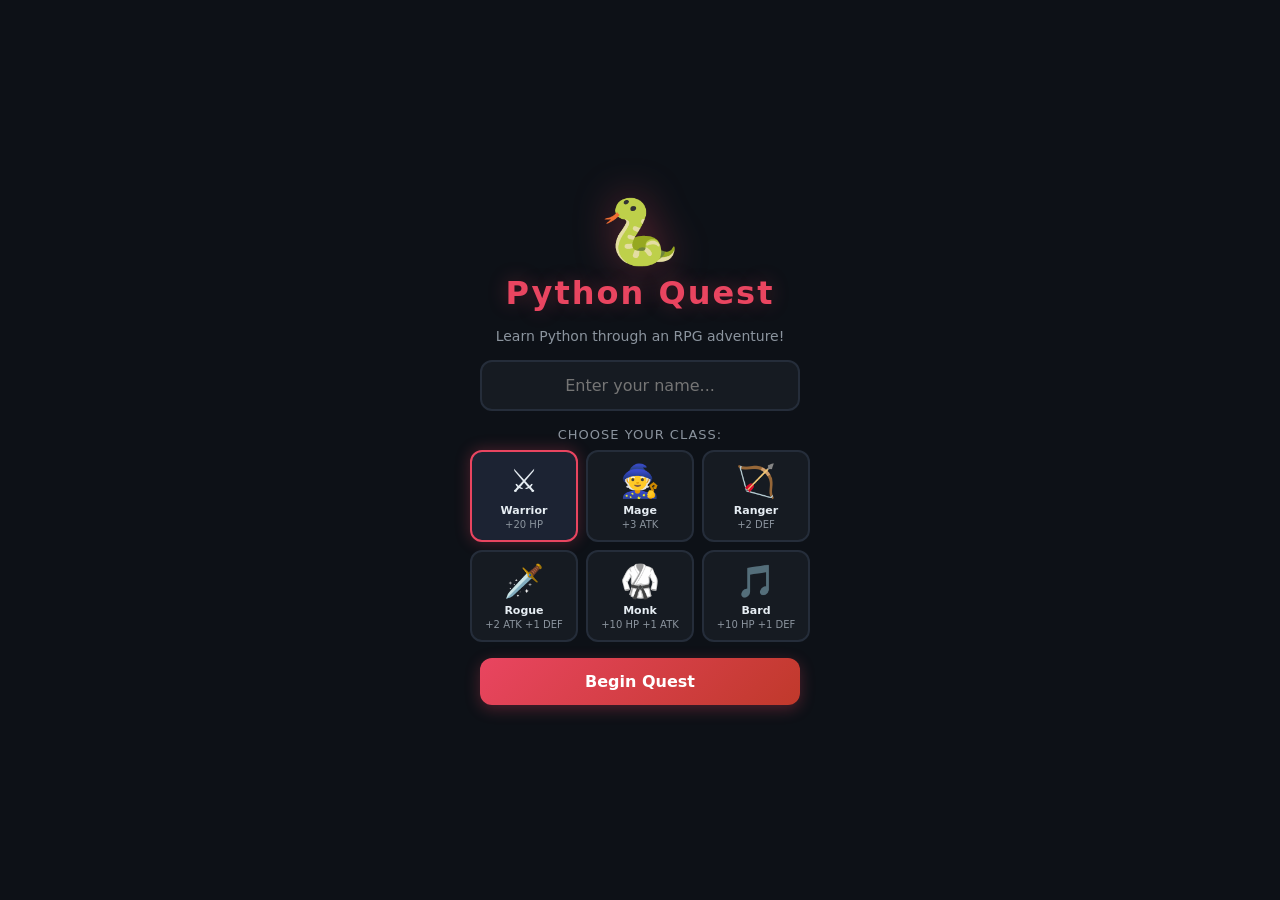
<file: docs/index.html>
<!DOCTYPE html>
<html lang="en">
<head>
    <meta charset="UTF-8">
    <meta name="viewport" content="width=device-width, initial-scale=1.0, user-scalable=no">
    <title>Python Quest — Learn Python RPG</title>
    <link rel="stylesheet" href="style.css">
    <link rel="icon" href="data:image/svg+xml,<svg xmlns='http://www.w3.org/2000/svg' viewBox='0 0 100 100'><text y='.9em' font-size='90'>🐍</text></svg>">
</head>
<body>
    <div id="app">
        <!-- Start Screen -->
        <div id="start-screen" class="screen active">
            <div class="title-art">
                <div class="title-emoji">🐍</div>
                <h1>Python Quest</h1>
            </div>
            <p class="subtitle">Learn Python through an RPG adventure!</p>
            <div class="start-form">
                <input type="text" id="player-name" placeholder="Enter your name..." maxlength="20" autocomplete="off">
            </div>
            <div id="avatar-select">
                <p class="avatar-label">Choose your class:</p>
                <div id="avatar-grid"></div>
            </div>
            <div class="start-form">
                <button id="start-btn" class="btn btn-primary">Begin Quest</button>
                <button id="continue-save-btn" class="btn btn-secondary hidden">Continue Saved Game</button>
            </div>
        </div>

        <!-- Map Screen -->
        <div id="map-screen" class="screen">
            <div id="map-hud">
                <div class="hud-row">
                    <span id="map-avatar-icon"></span>
                    <span id="map-name">Hero</span>
                    <span id="map-level">Lv. 1</span>
                </div>
                <div class="hp-bar-container">
                    <div id="map-hp-bar" class="hp-bar" style="width:100%"></div>
                    <span id="map-hp-text">100/100</span>
                </div>
                <div class="hud-row">
                    <span id="map-xp" class="stat-xp">XP: 0</span>
                    <span id="map-gold" class="stat-gold">Gold: 0</span>
                    <button id="map-inv-btn" class="btn-icon">🎒</button>
                </div>
            </div>
            <div id="map-container">
                <div id="map-nodes"></div>
            </div>
        </div>

        <!-- Battle Screen -->
        <div id="battle-screen" class="screen">
            <div id="battle-hud">
                <div class="hud-row">
                    <span id="battle-player-sprite"></span>
                    <span id="battle-name">Hero</span>
                    <span id="battle-level">Lv. 1</span>
                </div>
                <div class="hp-bar-container">
                    <div id="battle-hp-bar" class="hp-bar" style="width:100%"></div>
                    <span id="battle-hp-text">100/100</span>
                </div>
            </div>

            <div id="battle-arena">
                <div id="player-sprite-battle" class="battle-sprite player-side"></div>
                <div id="vs-text">VS</div>
                <div id="enemy-sprite-battle" class="battle-sprite enemy-side"></div>
            </div>
            <div id="enemy-info">
                <span id="battle-enemy-name"></span>
            </div>

            <!-- Story -->
            <div id="battle-story" class="story-text"></div>

            <!-- Challenge Area -->
            <div id="challenge-area">
                <div id="question-text" class="question-text"></div>
                <div id="attempt-indicator"></div>
                <div id="options-container"></div>
                <div id="typein-container" class="hidden">
                    <input type="text" id="typein-input" placeholder="Type your answer..." autocomplete="off" autocapitalize="off" spellcheck="false">
                    <button id="typein-submit" class="btn btn-primary">Submit</button>
                </div>
            </div>

            <!-- Result Area -->
            <div id="result-area" class="hidden">
                <div id="result-icon" class="result-icon"></div>
                <div id="result-message"></div>
                <div id="result-explanation" class="hidden"></div>
                <div id="result-rewards"></div>
                <button id="continue-btn" class="btn btn-primary">Continue</button>
            </div>
        </div>

        <!-- Shop Screen -->
        <div id="shop-screen" class="screen">
            <div class="shop-header">
                <div class="shop-keeper">🧙</div>
                <h2>Wandering Merchant</h2>
                <p id="shop-gold" class="stat-gold">Gold: 0</p>
            </div>
            <div id="shop-items"></div>
            <button id="shop-leave" class="btn btn-primary">Leave Shop</button>
        </div>

        <!-- Rest Screen -->
        <div id="rest-screen" class="screen">
            <div class="rest-content">
                <div class="rest-icon">🏕️</div>
                <h2>Campfire Rest</h2>
                <p class="rest-text">You sit by the fire and recover your strength...</p>
                <div id="rest-hp-info"></div>
                <button id="rest-continue" class="btn btn-primary">Continue Journey</button>
            </div>
        </div>

        <!-- Victory Screen -->
        <div id="victory-screen" class="screen">
            <div class="victory-emoji">👑</div>
            <h1 class="victory-title">Victory!</h1>
            <p class="victory-text">You defeated the Python King and proved yourself a true Pythonista!</p>
            <div id="final-stats"></div>
            <button id="replay-btn" class="btn btn-primary">Play Again</button>
        </div>

        <!-- Inventory Modal -->
        <div id="inventory-modal" class="modal hidden">
            <div class="modal-content">
                <h2>🎒 Inventory</h2>
                <div id="inventory-list"></div>
                <div id="inventory-potions"></div>
                <button id="close-inventory" class="btn btn-secondary">Close</button>
            </div>
        </div>

        <!-- Notification -->
        <div id="notification" class="notification hidden"></div>
    </div>

    <script src="game.js"></script>
</body>
</html>
</file>
<file: docs/style.css>
/* === Base Reset & Theme === */
* { margin: 0; padding: 0; box-sizing: border-box; }

:root {
    --bg-dark: #0d1117;
    --bg-card: #161b22;
    --bg-card2: #1c2333;
    --bg-card3: #252d3a;
    --accent: #e94560;
    --accent-glow: #ff6b81;
    --gold: #ffd700;
    --green: #4ecca3;
    --blue: #58a6ff;
    --purple: #bc8cff;
    --text: #e6edf3;
    --text-dim: #8b949e;
    --hp-green: #4ecca3;
    --hp-red: #e94560;
    --radius: 12px;
}

html, body {
    font-family: 'Segoe UI', system-ui, -apple-system, sans-serif;
    background: var(--bg-dark);
    color: var(--text);
    min-height: 100vh;
    min-height: 100dvh;
    overflow-x: hidden;
    -webkit-text-size-adjust: 100%;
}

#app {
    max-width: 480px;
    margin: 0 auto;
    min-height: 100vh;
    min-height: 100dvh;
    display: flex;
    flex-direction: column;
}

/* === Screens === */
.screen { display: none; flex-direction: column; padding: 12px; flex: 1; }
.screen.active { display: flex; }

/* === Buttons === */
.btn {
    padding: 14px 24px;
    border: none;
    border-radius: var(--radius);
    font-size: 16px;
    font-weight: 600;
    cursor: pointer;
    transition: transform 0.1s, box-shadow 0.2s;
    -webkit-tap-highlight-color: transparent;
    touch-action: manipulation;
    font-family: inherit;
}
.btn:active { transform: scale(0.96); }
.btn-primary {
    background: linear-gradient(135deg, var(--accent), #c0392b);
    color: white;
    box-shadow: 0 4px 15px rgba(233, 69, 96, 0.3);
}
.btn-primary:hover { box-shadow: 0 4px 20px rgba(233, 69, 96, 0.5); }
.btn-secondary {
    background: var(--bg-card2);
    color: var(--text);
    border: 1px solid var(--bg-card3);
}
.btn-icon {
    background: none;
    border: none;
    font-size: 22px;
    cursor: pointer;
    padding: 4px;
    -webkit-tap-highlight-color: transparent;
}
.btn-small {
    padding: 10px 16px;
    font-size: 14px;
}
.hidden { display: none !important; }

/* === Start Screen === */
#start-screen {
    justify-content: center;
    align-items: center;
    text-align: center;
    gap: 16px;
}
.title-art { display: flex; flex-direction: column; align-items: center; gap: 4px; }
.title-emoji {
    font-size: 64px;
    animation: float 3s ease-in-out infinite;
    filter: drop-shadow(0 0 20px rgba(233, 69, 96, 0.4));
}
.title-art h1 {
    font-size: 32px;
    color: var(--accent);
    text-shadow: 0 0 20px rgba(233, 69, 96, 0.3);
    letter-spacing: 2px;
}
.subtitle { color: var(--text-dim); font-size: 14px; }
.start-form {
    display: flex; flex-direction: column; gap: 10px; width: 100%; max-width: 320px;
}
.start-form input {
    background: var(--bg-card);
    border: 2px solid var(--bg-card3);
    color: var(--text);
    padding: 14px 16px;
    border-radius: var(--radius);
    font-size: 16px;
    text-align: center;
    outline: none;
    transition: border-color 0.2s;
    -webkit-appearance: none;
    font-family: inherit;
}
.start-form input:focus { border-color: var(--accent); }

/* === Avatar Selection === */
#avatar-select { width: 100%; max-width: 340px; }
.avatar-label {
    font-size: 13px;
    color: var(--text-dim);
    text-transform: uppercase;
    letter-spacing: 1px;
    margin-bottom: 8px;
}
#avatar-grid {
    display: grid;
    grid-template-columns: repeat(3, 1fr);
    gap: 8px;
}
.avatar-card {
    background: var(--bg-card);
    border: 2px solid var(--bg-card3);
    border-radius: var(--radius);
    padding: 10px 6px;
    text-align: center;
    cursor: pointer;
    transition: border-color 0.2s, transform 0.1s;
    -webkit-tap-highlight-color: transparent;
    touch-action: manipulation;
}
.avatar-card:active { transform: scale(0.95); }
.avatar-card.selected {
    border-color: var(--accent);
    box-shadow: 0 0 15px rgba(233, 69, 96, 0.3);
    background: var(--bg-card2);
}
.avatar-card .avatar-emoji { font-size: 32px; display: block; margin-bottom: 4px; }
.avatar-card .avatar-name { font-size: 11px; font-weight: 600; color: var(--text); }
.avatar-card .avatar-stat { font-size: 10px; color: var(--text-dim); margin-top: 2px; }

/* === HUD (shared) === */
#map-hud, #battle-hud {
    background: var(--bg-card);
    border-radius: var(--radius);
    padding: 10px 14px;
    margin-bottom: 8px;
}
.hud-row {
    display: flex;
    justify-content: space-between;
    align-items: center;
    font-size: 14px;
    gap: 8px;
}
.hud-row span:first-child { font-weight: 700; }
.stat-xp { color: var(--green); }
.stat-gold { color: var(--gold); }
.hp-bar-container {
    position: relative;
    background: #21262d;
    border-radius: 8px;
    height: 20px;
    margin: 6px 0;
    overflow: hidden;
}
.hp-bar {
    height: 100%;
    background: linear-gradient(90deg, var(--hp-green), #45b393);
    border-radius: 8px;
    transition: width 0.5s ease, background 0.5s;
}
.hp-bar.low { background: linear-gradient(90deg, var(--hp-red), #c0392b); }
.hp-bar-container span {
    position: absolute;
    top: 50%;
    left: 50%;
    transform: translate(-50%, -50%);
    font-size: 11px;
    font-weight: 700;
    text-shadow: 0 1px 3px rgba(0,0,0,0.9);
}

/* === World Map === */
#map-container {
    flex: 1;
    overflow-y: auto;
    -webkit-overflow-scrolling: touch;
    padding: 8px 0;
}
#map-nodes {
    display: flex;
    flex-direction: column;
    align-items: center;
    gap: 0;
    padding: 12px 0 80px;
}
.map-chapter-label {
    font-size: 12px;
    font-weight: 700;
    color: var(--gold);
    text-transform: uppercase;
    letter-spacing: 2px;
    margin: 16px 0 8px;
    padding: 6px 16px;
    background: var(--bg-card);
    border-radius: 20px;
}
.map-chapter-label:first-child { margin-top: 0; }
.map-connector {
    width: 3px;
    height: 24px;
    background: var(--bg-card3);
    transition: background 0.3s;
}
.map-connector.completed { background: var(--green); }
.map-node {
    width: 90%;
    max-width: 320px;
    display: flex;
    align-items: center;
    gap: 12px;
    padding: 12px 14px;
    background: var(--bg-card);
    border: 2px solid var(--bg-card3);
    border-radius: var(--radius);
    cursor: default;
    transition: all 0.2s;
    position: relative;
    touch-action: manipulation;
    -webkit-tap-highlight-color: transparent;
}
.map-node.available {
    border-color: var(--accent);
    cursor: pointer;
    animation: node-pulse 2s infinite;
}
.map-node.available:active { transform: scale(0.97); }
.map-node.completed {
    border-color: var(--green);
    opacity: 0.7;
}
.map-node.locked { opacity: 0.35; }
.map-node .node-icon {
    font-size: 28px;
    width: 44px;
    height: 44px;
    display: flex;
    align-items: center;
    justify-content: center;
    background: var(--bg-card2);
    border-radius: 50%;
    flex-shrink: 0;
}
.map-node .node-info { flex: 1; min-width: 0; }
.map-node .node-name {
    font-weight: 700;
    font-size: 14px;
    white-space: nowrap;
    overflow: hidden;
    text-overflow: ellipsis;
}
.map-node .node-type {
    font-size: 11px;
    color: var(--text-dim);
    margin-top: 2px;
}
.map-node .node-check {
    font-size: 18px;
    color: var(--green);
    flex-shrink: 0;
}
.map-node .player-marker {
    position: absolute;
    right: -8px;
    top: 50%;
    transform: translateY(-50%);
    font-size: 24px;
    filter: drop-shadow(0 0 6px rgba(233, 69, 96, 0.6));
    animation: float 2s ease-in-out infinite;
}
@keyframes node-pulse {
    0%, 100% { box-shadow: 0 0 0 0 rgba(233, 69, 96, 0.3); }
    50% { box-shadow: 0 0 0 6px rgba(233, 69, 96, 0); }
}

/* === Battle Screen === */
#battle-arena {
    display: flex;
    align-items: center;
    justify-content: center;
    gap: 16px;
    padding: 16px 0;
    position: relative;
}
.battle-sprite {
    width: 72px;
    height: 72px;
    border-radius: 50%;
    display: flex;
    align-items: center;
    justify-content: center;
    font-size: 38px;
    background: var(--bg-card);
    border: 3px solid var(--bg-card3);
}
.player-side {
    border-color: var(--green);
    box-shadow: 0 0 15px rgba(78, 204, 163, 0.2);
    animation: float 3s ease-in-out infinite;
}
.enemy-side {
    border-color: var(--accent);
    box-shadow: 0 0 15px rgba(233, 69, 96, 0.2);
    animation: float 3s ease-in-out infinite 1.5s;
}
#vs-text {
    font-size: 16px;
    font-weight: 900;
    color: var(--text-dim);
    letter-spacing: 2px;
}
#enemy-info {
    text-align: center;
    margin-bottom: 8px;
}
#battle-enemy-name {
    font-weight: 700;
    font-size: 16px;
    color: var(--accent);
}
.story-text {
    font-size: 13px;
    line-height: 1.5;
    color: var(--text-dim);
    text-align: center;
    margin-bottom: 10px;
    padding: 0 4px;
}

/* === Challenge Area === */
#challenge-area {
    display: flex;
    flex-direction: column;
    gap: 8px;
    flex: 1;
}
.question-text {
    background: var(--bg-card);
    border-left: 4px solid var(--accent);
    padding: 12px 14px;
    border-radius: 0 var(--radius) var(--radius) 0;
    font-size: 14px;
    line-height: 1.5;
    word-break: break-word;
    overflow-wrap: break-word;
}
.question-text code {
    background: var(--bg-card3);
    padding: 2px 6px;
    border-radius: 4px;
    font-family: 'SF Mono', 'Fira Code', 'Consolas', monospace;
    font-size: 13px;
    color: var(--blue);
    white-space: pre-wrap;
    word-break: break-all;
}
#attempt-indicator {
    text-align: center;
    font-size: 12px;
    color: var(--text-dim);
    min-height: 18px;
}
.option-btn {
    display: block;
    width: 100%;
    background: var(--bg-card);
    border: 2px solid var(--bg-card3);
    color: var(--text);
    padding: 13px 14px;
    border-radius: var(--radius);
    font-size: 14px;
    text-align: left;
    cursor: pointer;
    transition: border-color 0.2s, background 0.2s, transform 0.1s;
    -webkit-tap-highlight-color: transparent;
    touch-action: manipulation;
    font-family: inherit;
    word-break: break-word;
    overflow-wrap: break-word;
    line-height: 1.4;
}
.option-btn:active { transform: scale(0.98); }
.option-btn:hover { border-color: var(--accent); background: var(--bg-card2); }
.option-btn.correct {
    border-color: var(--green) !important;
    background: rgba(78, 204, 163, 0.15) !important;
    animation: pulse-green 0.5s;
}
.option-btn.wrong {
    border-color: var(--hp-red) !important;
    background: rgba(233, 69, 96, 0.15) !important;
    animation: shake 0.4s;
}
.option-btn:disabled { cursor: default; }

/* Type-in */
#typein-container {
    display: flex;
    gap: 8px;
}
#typein-container.hidden { display: none !important; }
#typein-input {
    flex: 1;
    background: var(--bg-card);
    border: 2px solid var(--bg-card3);
    color: var(--text);
    padding: 13px 14px;
    border-radius: var(--radius);
    font-size: 15px;
    font-family: 'SF Mono', 'Fira Code', 'Consolas', monospace;
    outline: none;
    -webkit-appearance: none;
    transition: border-color 0.2s;
}
#typein-input:focus { border-color: var(--accent); }
#typein-input.correct-input {
    border-color: var(--green);
    background: rgba(78, 204, 163, 0.1);
}
#typein-input.wrong-input {
    border-color: var(--hp-red);
    background: rgba(233, 69, 96, 0.1);
    animation: shake 0.4s;
}
#typein-submit { flex-shrink: 0; padding: 13px 20px; }

@keyframes pulse-green {
    0% { box-shadow: 0 0 0 0 rgba(78, 204, 163, 0.4); }
    100% { box-shadow: 0 0 0 14px rgba(78, 204, 163, 0); }
}
@keyframes shake {
    0%, 100% { transform: translateX(0); }
    25% { transform: translateX(-6px); }
    75% { transform: translateX(6px); }
}

/* === Result Area === */
#result-area {
    background: var(--bg-card);
    border-radius: var(--radius);
    padding: 18px 14px;
    text-align: center;
}
.result-icon { font-size: 44px; margin-bottom: 6px; }
#result-message { font-size: 16px; font-weight: 700; margin-bottom: 8px; }
#result-explanation {
    font-size: 13px;
    color: var(--text-dim);
    margin-bottom: 10px;
    line-height: 1.6;
    background: var(--bg-card2);
    padding: 10px 12px;
    border-radius: 8px;
    text-align: left;
    word-break: break-word;
}
#result-explanation code {
    background: var(--bg-card3);
    padding: 1px 5px;
    border-radius: 4px;
    font-family: 'SF Mono', 'Fira Code', 'Consolas', monospace;
    font-size: 12px;
    color: var(--blue);
}
#result-rewards {
    font-size: 14px;
    color: var(--gold);
    margin-bottom: 12px;
    font-weight: 600;
    white-space: pre-line;
}

/* === Shop Screen === */
#shop-screen {
    align-items: center;
    gap: 12px;
}
.shop-header {
    text-align: center;
    padding: 16px 0 8px;
}
.shop-keeper {
    font-size: 64px;
    margin-bottom: 8px;
    animation: float 3s ease-in-out infinite;
}
.shop-header h2 { color: var(--gold); font-size: 20px; }
#shop-items {
    width: 100%;
    max-width: 360px;
    display: flex;
    flex-direction: column;
    gap: 8px;
    flex: 1;
}
.shop-item {
    display: flex;
    align-items: center;
    gap: 12px;
    background: var(--bg-card);
    border: 2px solid var(--bg-card3);
    border-radius: var(--radius);
    padding: 12px 14px;
}
.shop-item-icon { font-size: 28px; flex-shrink: 0; }
.shop-item-info { flex: 1; min-width: 0; }
.shop-item-name { font-weight: 700; font-size: 14px; }
.shop-item-desc { font-size: 12px; color: var(--text-dim); margin-top: 2px; }
.shop-item .btn { flex-shrink: 0; padding: 8px 14px; font-size: 13px; }
.shop-item .btn:disabled { opacity: 0.4; }

/* === Rest Screen === */
#rest-screen { justify-content: center; align-items: center; }
.rest-content {
    text-align: center;
    display: flex;
    flex-direction: column;
    align-items: center;
    gap: 16px;
}
.rest-icon { font-size: 72px; animation: flicker 3s ease-in-out infinite; }
@keyframes flicker {
    0%, 100% { filter: brightness(1); }
    50% { filter: brightness(1.3); }
}
.rest-content h2 { color: var(--gold); }
.rest-text { color: var(--text-dim); font-size: 14px; }
#rest-hp-info {
    font-size: 18px;
    font-weight: 700;
    color: var(--green);
}

/* === Victory Screen === */
#victory-screen {
    justify-content: center;
    align-items: center;
    text-align: center;
    gap: 16px;
}
.victory-emoji {
    font-size: 72px;
    animation: float 2s ease-in-out infinite;
    filter: drop-shadow(0 0 20px rgba(255, 215, 0, 0.5));
}
.victory-title {
    font-size: 38px;
    color: var(--gold);
    text-shadow: 0 0 30px rgba(255, 215, 0, 0.4);
}
.victory-text { color: var(--text-dim); font-size: 14px; max-width: 320px; line-height: 1.5; }
#final-stats {
    background: var(--bg-card);
    border-radius: var(--radius);
    padding: 18px;
    text-align: left;
    width: 100%;
    max-width: 300px;
    line-height: 2;
    font-size: 14px;
}
#final-stats strong { color: var(--gold); font-size: 15px; }

/* === Inventory Modal === */
.modal {
    position: fixed;
    top: 0; left: 0; right: 0; bottom: 0;
    background: rgba(0,0,0,0.8);
    display: flex;
    align-items: center;
    justify-content: center;
    z-index: 100;
    padding: 16px;
}
.modal-content {
    background: var(--bg-card);
    border-radius: 16px;
    padding: 20px;
    width: 100%;
    max-width: 340px;
    text-align: center;
    max-height: 80vh;
    overflow-y: auto;
}
.modal-content h2 { color: var(--gold); margin-bottom: 14px; font-size: 18px; }
#inventory-list, #inventory-potions {
    text-align: left;
    margin-bottom: 12px;
}
.inv-item {
    padding: 8px 0;
    border-bottom: 1px solid var(--bg-card3);
    font-size: 13px;
    display: flex;
    align-items: center;
    justify-content: space-between;
    gap: 8px;
}
.inv-item:last-child { border-bottom: none; }
.inv-section-title {
    font-size: 12px;
    color: var(--text-dim);
    text-transform: uppercase;
    letter-spacing: 1px;
    margin: 8px 0 4px;
}

/* === Notification === */
.notification {
    position: fixed;
    top: 16px;
    left: 50%;
    transform: translateX(-50%);
    background: var(--bg-card2);
    color: var(--text);
    padding: 12px 20px;
    border-radius: var(--radius);
    font-size: 14px;
    font-weight: 600;
    z-index: 200;
    animation: slideDown 0.3s ease;
    box-shadow: 0 4px 25px rgba(0,0,0,0.6);
    max-width: 90%;
    text-align: center;
    border: 1px solid var(--bg-card3);
}
@keyframes slideDown {
    from { transform: translate(-50%, -100%); opacity: 0; }
    to { transform: translate(-50%, 0); opacity: 1; }
}

/* === Level Up === */
.level-up-flash { animation: levelGlow 1.2s ease; }
@keyframes levelGlow {
    0%, 100% { text-shadow: none; }
    50% { text-shadow: 0 0 20px var(--gold), 0 0 40px var(--gold); color: var(--gold); }
}

/* === Damage flash === */
.damage-flash { animation: dmgFlash 0.3s ease; }
@keyframes dmgFlash {
    0%, 100% { background-color: var(--bg-card); }
    50% { background-color: rgba(233, 69, 96, 0.3); }
}

/* === Float animation === */
@keyframes float {
    0%, 100% { transform: translateY(0); }
    50% { transform: translateY(-6px); }
}

/* === Safe area === */
@supports (padding-top: env(safe-area-inset-top)) {
    #app {
        padding-top: env(safe-area-inset-top);
        padding-bottom: env(safe-area-inset-bottom);
    }
}

/* === Small screens === */
@media (max-width: 380px) {
    .title-art h1 { font-size: 26px; }
    .title-emoji { font-size: 48px; }
    .btn { padding: 12px 16px; font-size: 14px; }
    .option-btn { padding: 11px 12px; font-size: 13px; }
    .battle-sprite { width: 60px; height: 60px; font-size: 30px; }
    .avatar-card .avatar-emoji { font-size: 26px; }
    #avatar-grid { gap: 6px; }
    .map-node { padding: 10px 12px; gap: 10px; }
    .map-node .node-icon { width: 38px; height: 38px; font-size: 22px; }
}
</file>
